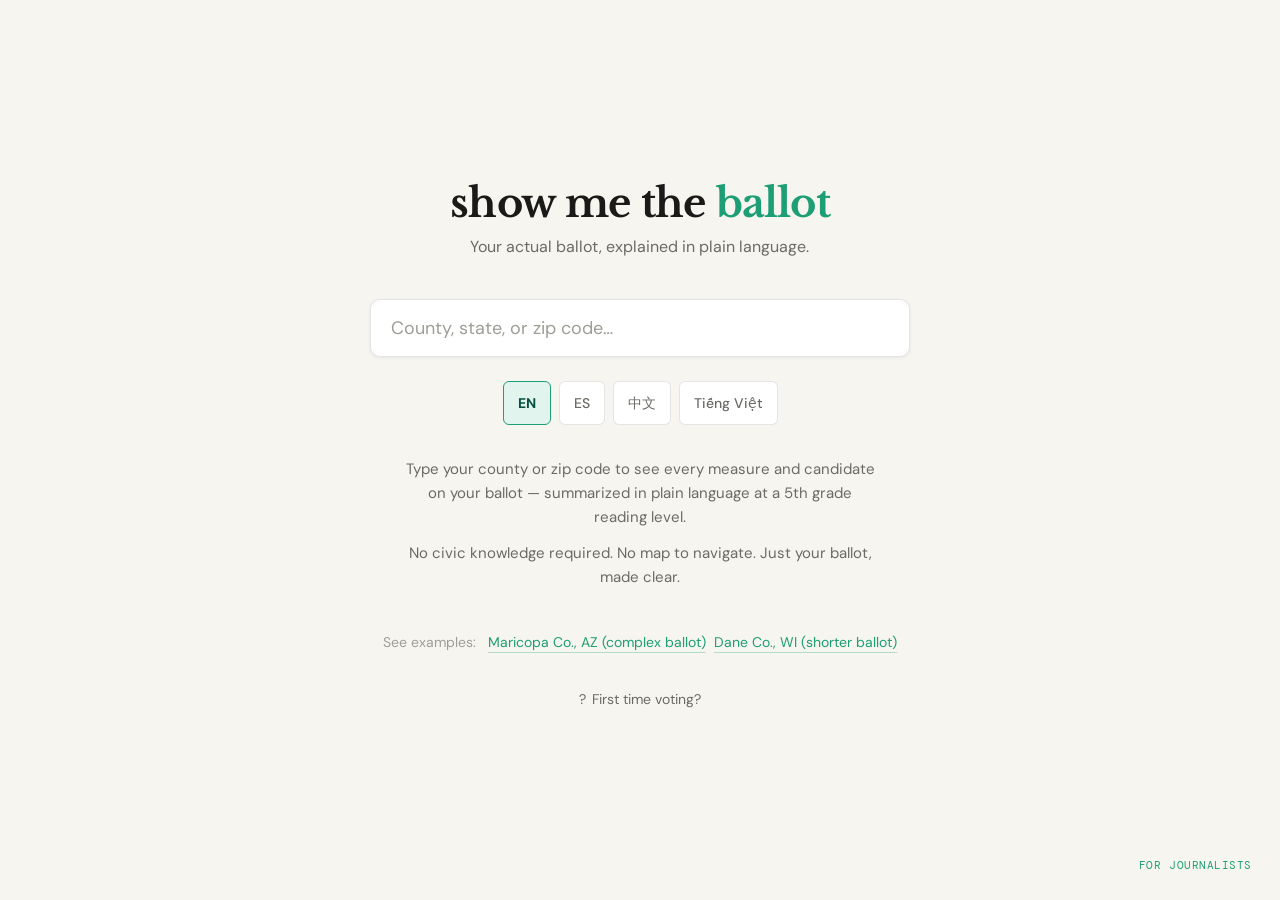
<file: index.html>
<!DOCTYPE html>
<html lang="en">
<head>
<meta charset="UTF-8">
<meta name="viewport" content="width=device-width, initial-scale=1.0, viewport-fit=cover">
<title>Show Me The Ballot</title>
<meta name="description" content="See your actual ballot, explained in plain language, in your language.">
<link rel="preconnect" href="https://fonts.googleapis.com">
<link href="https://fonts.googleapis.com/css2?family=DM+Mono:wght@400;500&family=Libre+Baskerville:ital,wght@0,400;0,700;1,400&family=DM+Sans:wght@300;400;500;600&display=swap" rel="stylesheet">
<link rel="stylesheet" href="css/styles.css">
</head>
<body>

<!-- ── Voter homepage ── -->
<div id="view-home" class="voter-page">

  <header class="voter-header">
    <h1>show me the <em style="color:var(--color-ready);font-style:normal;">ballot</em></h1>
    <p class="tagline" data-i18n="tagline">Your actual ballot, explained in plain language.</p>
  </header>

  <div class="search-container" role="search">
    <label class="search-label" for="county-search" data-i18n="search-label">Search by county, state, or zip code</label>
    <input
      id="county-search"
      class="search-input"
      type="search"
      inputmode="search"
      autocomplete="off"
      autocorrect="off"
      spellcheck="false"
      placeholder="County, state, or zip code…"
      data-i18n-placeholder="search-placeholder"
      aria-autocomplete="list"
      aria-controls="autocomplete-list"
      aria-expanded="false"
    >
    <ul
      id="autocomplete-list"
      class="autocomplete-list hidden"
      role="listbox"
      aria-label="Search suggestions"
    ></ul>
  </div>

  <!-- Language switcher -->
  <nav class="lang-switcher" aria-label="Language">
    <button class="lang-btn active" data-lang="en" aria-pressed="true">EN</button>
    <button class="lang-btn" data-lang="es" aria-pressed="false">ES</button>
    <button class="lang-btn" data-lang="zh" aria-pressed="false">中文</button>
    <button class="lang-btn" data-lang="vi" aria-pressed="false">Tiếng Việt</button>
  </nav>

  <!-- Below-search content -->
  <div class="voter-intro">
    <p data-i18n="intro-1">Type your county or zip code to see every measure and candidate on your ballot — summarized in plain language at a 5th grade reading level.</p>
    <p data-i18n="intro-2">No civic knowledge required. No map to navigate. Just your ballot, made clear.</p>
  </div>

  <div class="voter-examples">
    <span style="font-size:0.875rem; color:var(--color-text-3); margin-right:0.25rem;" data-i18n="examples-label">See examples:</span>
    <a href="#/az/maricopa" class="example-link" data-i18n="example-complex">Maricopa Co., AZ (complex ballot)</a>
    <a href="#/wi/dane" class="example-link" data-i18n="example-simple">Dane Co., WI (shorter ballot)</a>
  </div>

  <button class="first-time-link" id="first-time-btn" aria-haspopup="dialog">
    <span aria-hidden="true">?</span>
    <span data-i18n="first-time">First time voting?</span>
  </button>

</div>

<!-- Journalist access link (bottom of page, unobtrusive) -->
<button id="journalist-access-btn" style="
  position: fixed;
  bottom: 1.25rem;
  right: 1.25rem;
  background: none;
  border: none;
  font-family: var(--font-mono);
  font-size: 0.6875rem;
  color: var(--color-ready);
  cursor: pointer;
  letter-spacing: 0.05em;
  text-transform: uppercase;
  padding: 0.5rem;
  transition: color 0.15s;
" aria-label="Journalist access">For journalists</button>

<!-- ── State view — county list ── -->
<div id="view-state" class="state-page" hidden>
  <nav class="breadcrumb" aria-label="Breadcrumb">
    <a href="#/" data-i18n="nav-home">Home</a>
    <span class="breadcrumb-sep" aria-hidden="true">›</span>
    <span id="state-breadcrumb"></span>
  </nav>
  <header class="ballot-header">
    <h1 id="state-title"></h1>
    <p class="subtitle" data-i18n="state-subtitle">Select a county to see your ballot.</p>
  </header>
  <ul class="county-list" id="county-list" aria-label="Counties"></ul>
</div>

<!-- ── County ballot view ── -->
<div id="scroll-hint" hidden style="
  text-align: center;
  padding: 1.5rem 0 0.5rem;
  animation: bounce 1.4s ease-in-out infinite;
">
  <span style="font-size:1.25rem; color:var(--color-ready);">↓</span>
  <p style="font-size:0.75rem; font-family:var(--font-mono); color:var(--color-text-3); text-transform:uppercase; letter-spacing:0.08em; margin-top:0.25rem;">Your ballot is below</p>
</div>

<div id="view-ballot" class="ballot-page" hidden>
  <nav class="breadcrumb" aria-label="Breadcrumb">
    <a href="#/" data-i18n="nav-home">Home</a>
    <span class="breadcrumb-sep" aria-hidden="true">›</span>
    <a id="ballot-state-link" href="#/"></a>
    <span class="breadcrumb-sep" aria-hidden="true">›</span>
    <span id="ballot-county-breadcrumb"></span>
  </nav>
  <header class="ballot-header">
    <h1 id="ballot-county-title"></h1>
    <p class="subtitle" id="ballot-subtitle"></p>
  </header>
  <p class="progress-label" id="progress-label"></p>
  <div class="progress-bar-wrap" role="progressbar" aria-valuemin="0" aria-valuemax="100" aria-valuenow="0" id="progress-bar-wrap">
    <div class="progress-bar-fill" id="progress-bar" style="width:0%"></div>
  </div>
  <div id="prop-list"></div>
</div>

<!-- ── First time voter modal ── -->
<div id="first-time-modal" class="modal-backdrop hidden" role="dialog" aria-modal="true" aria-labelledby="modal-title">
  <div class="modal">
    <button class="modal-close" id="modal-close-btn" aria-label="Close">✕</button>
    <h2 id="modal-title" data-i18n="modal-title">First time voting?</h2>
    <p data-i18n="modal-p1">A ballot is the list of things you vote on — candidates for office, plus measures (also called propositions or amendments) where you vote yes or no on a policy question.</p>
    <p data-i18n="modal-p2">Each item on this site has a plain-language summary so you know what you're actually deciding, before you walk into the voting booth.</p>
    <p data-i18n="modal-p3">Search for your county or zip code to see your specific ballot. Nothing here is your actual vote — it's a review tool to help you prepare.</p>
    <button class="modal-cta" id="modal-cta-btn" data-i18n="modal-cta">Got it — show me my ballot</button>
  </div>
</div>

<script>
// ── Router (inlined) ──────────────────────────────────────────────────────────
const Router = (() => {
  const routes = [];
  let currentPath = null;

  function parse(hash) {
    const raw = hash.replace(/^#\/?/, '');
    const parts = raw.split('/').filter(Boolean);
    return { state: parts[0] || null, county: parts[1] || null };
  }

  function navigate(path) {
    window.location.hash = path ? '/' + path : '/';
  }

  function on(pattern, handler) {
    routes.push({ pattern, handler });
  }

  function dispatch() {
    const { state, county } = parse(window.location.hash);
    const path = [state, county].filter(Boolean).join('/');
    if (path === currentPath) return;
    currentPath = path;
    for (const route of routes) {
      if (route.pattern === '' && !state) { route.handler({}); return; }
      if (route.pattern === ':state' && state && !county) { route.handler({ state }); return; }
      if (route.pattern === ':state/:county' && state && county) { route.handler({ state, county }); return; }
    }
    navigate('');
  }

  function start() {
    window.addEventListener('hashchange', dispatch);
    dispatch();
  }

  return { on, navigate, start, parse };
})();
</script>
<script>
// ── Translations ──────────────────────────────────────────────────────────────
const i18n = {
  en: {
    'headline':          'Show Me The Ballot',
    'tagline':           'Your actual ballot, explained in plain language.',
    'search-label':      'Search by county, state, or zip code',
    'search-placeholder':'County, state, or zip code…',
    'intro-1':           'Type your county or zip code to see every measure and candidate on your ballot — summarized in plain language at a 5th grade reading level.',
    'intro-2':           'No civic knowledge required. No map to navigate. Just your ballot, made clear.',
    'examples-label':    'See examples:',
    'example-complex':   'Maricopa Co., AZ (complex ballot)',
    'example-simple':    'Dane Co., WI (shorter ballot)',
    'first-time':        'First time voting?',
    'nav-home':          'Home',
    'state-subtitle':    'Select a county to see your ballot.',
    'modal-title':       'First time voting?',
    'modal-p1':          'A ballot is the list of things you vote on — candidates for office, plus measures (also called propositions or amendments) where you vote yes or no on a policy question.',
    'modal-p2':          'Each item on this site has a plain-language summary so you know what you\'re actually deciding, before you walk into the voting booth.',
    'modal-p3':          'Search for your county or zip code to see your specific ballot. Nothing here is your actual vote — it\'s a review tool to help you prepare.',
    'modal-cta':         'Got it — show me my ballot',
  },
  es: {
    'headline':          'Muéstrame la Boleta',
    'tagline':           'Tu boleta real, explicada en lenguaje sencillo.',
    'search-label':      'Busca por condado, estado o código postal',
    'search-placeholder':'Condado, estado o código postal…',
    'intro-1':           'Escribe tu condado o código postal para ver todas las medidas y candidatos en tu boleta — resumidas en lenguaje sencillo.',
    'intro-2':           'No se requiere conocimiento cívico. Solo tu boleta, explicada claramente.',
    'examples-label':    'Ver ejemplos:',
    'example-complex':   'Condado Maricopa, AZ (boleta compleja)',
    'example-simple':    'Condado Dane, WI (boleta más corta)',
    'first-time':        '¿Primera vez votando?',
    'nav-home':          'Inicio',
    'state-subtitle':    'Selecciona un condado para ver tu boleta.',
    'modal-title':       '¿Primera vez votando?',
    'modal-p1':          'Una boleta es la lista de cosas sobre las que votas — candidatos para cargos, además de medidas donde votas sí o no sobre una pregunta de política.',
    'modal-p2':          'Cada elemento en este sitio tiene un resumen en lenguaje sencillo para que sepas qué estás decidiendo antes de entrar a votar.',
    'modal-p3':          'Busca tu condado o código postal para ver tu boleta específica. Nada aquí es tu voto real — es una herramienta de revisión para ayudarte a prepararte.',
    'modal-cta':         'Entendido — muéstrame mi boleta',
  },
  zh: {
    'headline':          '显示我的选票',
    'tagline':           '用简明语言解释您的实际选票。',
    'search-label':      '按县、州或邮政编码搜索',
    'search-placeholder':'县、州或邮政编码…',
    'intro-1':           '输入您的县或邮政编码，查看选票上的每项措施和候选人——以五年级阅读水平用简明语言概述。',
    'intro-2':           '无需公民知识，无需查看地图。只需清晰明了的选票。',
    'examples-label':    '查看示例：',
    'example-complex':   '亚利桑那州马里科帕县（复杂选票）',
    'example-simple':    '威斯康星州戴恩县（较短选票）',
    'first-time':        '第一次投票？',
    'nav-home':          '首页',
    'state-subtitle':    '选择一个县查看您的选票。',
    'modal-title':       '第一次投票？',
    'modal-p1':          '选票是您投票的事项列表——包括候选人以及您对政策问题投赞成或反对票的措施（也称为提案或修正案）。',
    'modal-p2':          '本网站上的每个项目都有简明语言摘要，让您在进入投票站之前了解您实际在决定什么。',
    'modal-p3':          '搜索您的县或邮政编码以查看您的具体选票。这里没有任何内容是您的实际投票——这是一个帮助您准备的复习工具。',
    'modal-cta':         '明白了——显示我的选票',
  },
  vi: {
    'headline':          'Hiện Phiếu Bầu Của Tôi',
    'tagline':           'Phiếu bầu thực của bạn, được giải thích bằng ngôn ngữ đơn giản.',
    'search-label':      'Tìm kiếm theo quận, tiểu bang hoặc mã bưu chính',
    'search-placeholder':'Quận, tiểu bang hoặc mã bưu chính…',
    'intro-1':           'Nhập quận hoặc mã bưu chính của bạn để xem mọi biện pháp và ứng viên trên phiếu bầu — được tóm tắt bằng ngôn ngữ đơn giản.',
    'intro-2':           'Không cần kiến thức công dân. Không cần điều hướng bản đồ. Chỉ cần phiếu bầu của bạn, được giải thích rõ ràng.',
    'examples-label':    'Xem ví dụ:',
    'example-complex':   'Hạt Maricopa, AZ (phiếu bầu phức tạp)',
    'example-simple':    'Hạt Dane, WI (phiếu bầu ngắn hơn)',
    'first-time':        'Lần đầu tiên bỏ phiếu?',
    'nav-home':          'Trang chủ',
    'state-subtitle':    'Chọn một quận để xem phiếu bầu của bạn.',
    'modal-title':       'Lần đầu tiên bỏ phiếu?',
    'modal-p1':          'Phiếu bầu là danh sách những thứ bạn bỏ phiếu — ứng viên cho các chức vụ, cùng với các biện pháp nơi bạn bỏ phiếu có hoặc không về câu hỏi chính sách.',
    'modal-p2':          'Mỗi mục trên trang này có bản tóm tắt bằng ngôn ngữ đơn giản để bạn biết mình đang quyết định gì, trước khi bước vào phòng bỏ phiếu.',
    'modal-p3':          'Tìm kiếm quận hoặc mã bưu chính của bạn để xem phiếu bầu cụ thể. Không có gì ở đây là phiếu bầu thực của bạn — đây là công cụ ôn tập để giúp bạn chuẩn bị.',
    'modal-cta':         'Đã hiểu — hiện phiếu bầu của tôi',
  },
};

// ── Sample data (replace with Airtable fetch) ─────────────────────────────────
const statesMeta = {
  // Priority states
  mi: { name: 'Michigan',       counties: ['Bay','Calhoun','Clinton','Genesee','Ingham','Jackson','Kalamazoo','Kent','Macomb','Monroe','Muskegon','Oakland','Ottawa','Saginaw','Washtenaw','Wayne'] },
  ga: { name: 'Georgia',        counties: ['Bibb','Cherokee','Clayton','Cobb','DeKalb','Floyd','Forsyth','Fulton','Gwinnett','Hall','Henry','Houston','Muscogee','Richmond','Whitfield'] },
  wi: { name: 'Wisconsin',      counties: ['Brown','Dane','Dodge','Fond du Lac','Kenosha','La Crosse','Marathon','Milwaukee','Outagamie','Racine','Rock','Sheboygan','Waukesha','Winnebago','Wood'] },
  nc: { name: 'North Carolina', counties: ['Buncombe','Cabarrus','Catawba','Cumberland','Durham','Forsyth','Gaston','Guilford','Johnston','Mecklenburg','New Hanover','Onslow','Pitt','Randolph','Wake'] },
  az: { name: 'Arizona',        counties: ['Apache','Cochise','Coconino','Gila','Graham','Greenlee','La Paz','Maricopa','Mohave','Navajo','Pima','Pinal','Santa Cruz','Yavapai','Yuma'] },
  pa: { name: 'Pennsylvania',   counties: ['Allegheny','Berks','Bucks','Chester','Cumberland','Dauphin','Delaware','Erie','Lancaster','Lehigh','Luzerne','Montgomery','Northampton','Philadelphia','York'] },
  // Watch states
  nv: { name: 'Nevada',         counties: ['Carson City','Churchill','Clark','Douglas','Elko','Humboldt','Lander','Lincoln','Lyon','Mineral','Nye','Pershing','Storey','Washoe','White Pine'] },
  nh: { name: 'New Hampshire',  counties: ['Belknap','Carroll','Cheshire','Coos','Grafton','Hillsborough','Merrimack','Rockingham','Strafford','Sullivan'] },
  oh: { name: 'Ohio',           counties: ['Cuyahoga','Delaware','Franklin','Hamilton','Lake','Lorain','Lucas','Mahoning','Montgomery','Stark','Summit','Trumbull','Warren','Wayne'] },
  ia: { name: 'Iowa',           counties: ['Black Hawk','Dallas','Dubuque','Johnson','Linn','Polk','Pottawattamie','Scott','Story','Woodbury'] },
  ak: { name: 'Alaska',         counties: ['Anchorage','Fairbanks North Star','Juneau','Kenai Peninsula','Matanuska-Susitna','Sitka'] },
  me: { name: 'Maine',          counties: ['Androscoggin','Aroostook','Cumberland','Franklin','Hancock','Kennebec','Knox','Lincoln','Oxford','Penobscot','Piscataquis','Sagadahoc','Somerset','Waldo','Washington','York'] },
  tx: { name: 'Texas',          counties: ['Bexar','Cameron','Collin','Dallas','Denton','El Paso','Fort Bend','Harris','Hidalgo','Montgomery','Tarrant','Travis','Williamson'] },
  fl: { name: 'Florida',        counties: ['Alachua','Brevard','Broward','Duval','Escambia','Hillsborough','Lee','Leon','Manatee','Miami-Dade','Orange','Palm Beach','Pinellas','Polk','Sarasota'] },
  ks: { name: 'Kansas',         counties: ['Douglas','Johnson','Sedgwick','Shawnee','Wyandotte'] },
};

const sampleProps = [
  {
    id: 'PROP-1',
    title: 'Statewide Affordable Housing Bond Act',
    type: 'statewide',
    typLabel: 'Statewide',
    summary: 'This measure would allow the state to borrow up to $10 billion to fund the construction and repair of affordable housing across the state. The money would be repaid over 30 years through the state budget. Supporters say it will help address the housing shortage. Opponents say it adds debt that future taxpayers must pay back.',
    grade: 5.2,
  },
  {
    id: 'PROP-2',
    title: 'Constitutional Amendment: Voter ID Requirement',
    type: 'statewide',
    typLabel: 'Statewide',
    summary: 'A yes vote would add a requirement to the state constitution that all voters must show a government-issued photo ID before casting a ballot. A no vote keeps current rules, which allow voters to sign a form if they lack ID. Supporters say it prevents fraud. Opponents say it makes voting harder for eligible voters who lack IDs.',
    grade: 6.1,
  },
  {
    id: 'LOCAL-1',
    title: 'County Library Millage Renewal',
    type: 'local',
    typLabel: 'Local measure',
    summary: 'This renewal would continue an existing property tax that funds county libraries for the next 10 years. It would not increase your current tax rate — it only extends a tax that is already in place. If it fails, the county library system would face a significant budget cut and could close some branches.',
    grade: 4.8,
  },
  {
    id: 'RACE-1',
    title: 'County Commissioner, District 3',
    type: 'candidate',
    typLabel: 'Candidate race',
    summary: 'Voters choose one candidate to serve a 4-year term as county commissioner for District 3. The commissioner votes on the county budget, zoning decisions, and local services like roads and parks.',
    grade: 4.2,
  },
];

// ── App state ─────────────────────────────────────────────────────────────────
let currentLang = sessionStorage.getItem('smtb-lang') || 'en';
const votes = {}; // propId → 'yes' | 'no'

// ── i18n ─────────────────────────────────────────────────────────────────────
function t(key) {
  return (i18n[currentLang] || i18n.en)[key] || i18n.en[key] || key;
}

function applyTranslations() {
  document.documentElement.lang = currentLang;
  document.querySelectorAll('[data-i18n]').forEach(el => {
    const key = el.dataset.i18n;
    el.textContent = t(key);
  });
  document.querySelectorAll('[data-i18n-placeholder]').forEach(el => {
    el.placeholder = t(el.dataset.i18nPlaceholder);
  });
}

function setLang(lang) {
  currentLang = lang;
  sessionStorage.setItem('smtb-lang', lang);
  document.querySelectorAll('.lang-btn').forEach(btn => {
    const active = btn.dataset.lang === lang;
    btn.classList.toggle('active', active);
    btn.setAttribute('aria-pressed', active ? 'true' : 'false');
  });
  applyTranslations();
}

// ── Views ─────────────────────────────────────────────────────────────────────
function showView(id) {
  ['view-home', 'view-state', 'view-ballot'].forEach(v => {
    const el = document.getElementById(v);
    if (el) el.hidden = v !== id;
  });
}

// ── Autocomplete ──────────────────────────────────────────────────────────────
function buildSearchIndex() {
  const index = [];
  for (const [abbr, meta] of Object.entries(statesMeta)) {
    index.push({ label: meta.name, slug: abbr, type: 'state' });
    for (const county of meta.counties) {
      index.push({ label: county + ' County', sublabel: meta.name, slug: abbr + '/' + county.toLowerCase().replace(/\s+/g, '-'), type: 'county' });
    }
  }
  return index;
}

const searchIndex = buildSearchIndex();

function matchSearch(query) {
  const q = query.toLowerCase().trim();
  if (!q) return [];
  return searchIndex
    .filter(item => item.label.toLowerCase().includes(q) || (item.sublabel || '').toLowerCase().includes(q))
    .slice(0, 8);
}

function renderAutocomplete(results) {
  const list = document.getElementById('autocomplete-list');
  const input = document.getElementById('county-search');
  list.innerHTML = '';
  if (!results.length) {
    list.classList.add('hidden');
    input.setAttribute('aria-expanded', 'false');
    return;
  }
  results.forEach((item, i) => {
    const li = document.createElement('li');
    li.className = 'autocomplete-item';
    li.setAttribute('role', 'option');
    li.setAttribute('id', 'ac-item-' + i);
    li.innerHTML = `<span>${item.label}</span>${item.sublabel ? `<span class="item-state">${item.sublabel}</span>` : ''}`;
    li.addEventListener('click', () => {
      Router.navigate(item.slug);
      list.classList.add('hidden');
      input.value = '';
      input.setAttribute('aria-expanded', 'false');
    });
    li.addEventListener('touchend', e => { e.preventDefault(); li.click(); });
    list.appendChild(li);
  });
  list.classList.remove('hidden');
  input.setAttribute('aria-expanded', 'true');
}

// ── Progress bar ──────────────────────────────────────────────────────────────
function updateProgress() {
  const total = sampleProps.length;
  const reviewed = Object.keys(votes).length;
  const pct = total ? Math.round((reviewed / total) * 100) : 0;
  const bar = document.getElementById('progress-bar');
  const wrap = document.getElementById('progress-bar-wrap');
  const label = document.getElementById('progress-label');
  if (bar) bar.style.width = pct + '%';
  if (wrap) wrap.setAttribute('aria-valuenow', pct);
  if (label) label.textContent = reviewed + ' of ' + total + ' items reviewed';
}

// ── Ballot card renderer ──────────────────────────────────────────────────────
function renderBallot(state, county) {
  const container = document.getElementById('prop-list');
  container.innerHTML = '';

  sampleProps.forEach(prop => {
    const card = document.createElement('div');
    card.className = 'prop-card';
    card.id = 'card-' + prop.id;

    const currentVote = votes[prop.id];

    card.innerHTML = `
      <button class="prop-card-header" aria-expanded="false" aria-controls="body-${prop.id}">
        <span class="prop-id">${prop.id}</span>
        <span class="prop-title">${prop.title}</span>
        <span class="type-badge ${prop.type}" aria-label="Type: ${prop.typLabel}">${prop.typLabel}</span>
        <span class="prop-chevron" aria-hidden="true">▾</span>
      </button>
      <div class="prop-card-body" id="body-${prop.id}" role="region" aria-labelledby="hdr-${prop.id}">
        <p class="prop-summary">${prop.summary}</p>
        <p class="grade-tag">Reading grade: ${prop.grade}</p>
        <div class="prop-actions">
          <button class="vote-btn ${currentVote === 'yes' ? 'selected-yes' : ''}" data-prop="${prop.id}" data-vote="yes" aria-label="Mark yes on ${prop.title}" aria-pressed="${currentVote === 'yes'}">👍 Yes</button>
          <button class="vote-btn ${currentVote === 'no' ? 'selected-no' : ''}" data-prop="${prop.id}" data-vote="no" aria-label="Mark no on ${prop.title}" aria-pressed="${currentVote === 'no'}">👎 No</button>
          <a class="learn-more-link" href="#" aria-label="Learn more about ${prop.title}">Learn more &amp; coverage ›</a>
        </div>
      </div>
    `;

    // Toggle expand/collapse
    const header = card.querySelector('.prop-card-header');
    header.addEventListener('click', () => {
      const expanded = card.classList.toggle('expanded');
      header.setAttribute('aria-expanded', expanded ? 'true' : 'false');
      if (expanded) {
        card.scrollIntoView({ behavior: 'smooth', block: 'nearest' });
      }
    });

    // Vote buttons
    card.querySelectorAll('.vote-btn').forEach(btn => {
      btn.addEventListener('click', e => {
        e.stopPropagation();
        const propId = btn.dataset.prop;
        const vote = btn.dataset.vote;
        if (votes[propId] === vote) {
          delete votes[propId];
        } else {
          votes[propId] = vote;
        }
        rerenderCard(propId);
        updateProgress();
      });
    });

    container.appendChild(card);
  });

  updateProgress();
}

function rerenderCard(propId) {
  const card = document.getElementById('card-' + propId);
  if (!card) return;
  const currentVote = votes[propId];
  card.querySelectorAll('.vote-btn').forEach(btn => {
    const vote = btn.dataset.vote;
    btn.classList.toggle('selected-yes', vote === 'yes' && currentVote === 'yes');
    btn.classList.toggle('selected-no', vote === 'no' && currentVote === 'no');
    btn.setAttribute('aria-pressed', currentVote === vote ? 'true' : 'false');
  });
}

// ── Route handlers ────────────────────────────────────────────────────────────
Router.on('', () => {
  showView('view-home');
  document.getElementById('scroll-hint').hidden = true;
  document.title = 'Show Me The Ballot';
});

Router.on(':state', ({ state }) => {
  const meta = statesMeta[state];
  if (!meta) { Router.navigate(''); return; }

  document.getElementById('state-breadcrumb').textContent = meta.name;
  document.getElementById('state-title').textContent = meta.name;
  document.title = meta.name + ' — Show Me The Ballot';

  const list = document.getElementById('county-list');
  list.innerHTML = '';
  meta.counties.forEach(county => {
    const slug = county.toLowerCase().replace(/\s+/g, '-');
    const li = document.createElement('li');
    li.innerHTML = `<a class="county-item" href="#/${state}/${slug}">
      <span class="county-name">${county} County</span>
      <span class="county-arrow" aria-hidden="true">›</span>
    </a>`;
    list.appendChild(li);
  });

  showView('view-state');
});

Router.on(':state/:county', ({ state, county }) => {
  const meta = statesMeta[state];
  const countyName = county.replace(/-/g, ' ').replace(/\b\w/g, c => c.toUpperCase());
  if (!meta) { Router.navigate(''); return; }

  document.getElementById('ballot-state-link').textContent = meta.name;
  document.getElementById('ballot-state-link').href = '#/' + state;
  document.getElementById('ballot-county-breadcrumb').textContent = countyName + ' County';
  document.getElementById('ballot-county-title').textContent = countyName + ' County';
  document.getElementById('ballot-subtitle').textContent = meta.name + ' · Nov 2026 General Election';
  document.title = countyName + ' County — Show Me The Ballot';

  renderBallot(state, county);
  showView('view-ballot');
  // Show scroll hint and auto-scroll to ballot
  document.getElementById('scroll-hint').hidden = false;
  // Blur the search input first so mobile keyboard dismisses, then scroll
  document.getElementById('county-search').blur();
  setTimeout(() => {
    window.scrollTo({ top: 0, behavior: 'smooth' });
  }, 200);
});

// ── Modal ─────────────────────────────────────────────────────────────────────
const modal = document.getElementById('first-time-modal');
const modalClose = document.getElementById('modal-close-btn');
const firstTimeBtn = document.getElementById('first-time-btn');
const modalCta = document.getElementById('modal-cta-btn');

function openModal() {
  modal.classList.remove('hidden');
  modalClose.focus();
  document.addEventListener('keydown', trapFocus);
}

function closeModal() {
  modal.classList.add('hidden');
  firstTimeBtn.focus();
  document.removeEventListener('keydown', trapFocus);
}

function trapFocus(e) {
  if (e.key === 'Escape') { closeModal(); return; }
  if (e.key !== 'Tab') return;
  const focusable = modal.querySelectorAll('button, a, [tabindex]:not([tabindex="-1"])');
  const first = focusable[0];
  const last = focusable[focusable.length - 1];
  if (e.shiftKey && document.activeElement === first) { e.preventDefault(); last.focus(); }
  else if (!e.shiftKey && document.activeElement === last) { e.preventDefault(); first.focus(); }
}

firstTimeBtn.addEventListener('click', openModal);
modalClose.addEventListener('click', closeModal);
modalCta.addEventListener('click', closeModal);
modal.addEventListener('click', e => { if (e.target === modal) closeModal(); });

// ── Search ────────────────────────────────────────────────────────────────────
const searchInput = document.getElementById('county-search');
const acList = document.getElementById('autocomplete-list');
let activeIndex = -1;

searchInput.addEventListener('input', () => {
  activeIndex = -1;
  renderAutocomplete(matchSearch(searchInput.value));
});

searchInput.addEventListener('keydown', e => {
  const items = acList.querySelectorAll('.autocomplete-item');
  if (e.key === 'ArrowDown') {
    e.preventDefault();
    activeIndex = Math.min(activeIndex + 1, items.length - 1);
    items.forEach((it, i) => it.setAttribute('aria-selected', i === activeIndex ? 'true' : 'false'));
    if (items[activeIndex]) items[activeIndex].scrollIntoView({ block: 'nearest' });
  } else if (e.key === 'ArrowUp') {
    e.preventDefault();
    activeIndex = Math.max(activeIndex - 1, -1);
    items.forEach((it, i) => it.setAttribute('aria-selected', i === activeIndex ? 'true' : 'false'));
  } else if (e.key === 'Enter' && activeIndex >= 0) {
    e.preventDefault();
    items[activeIndex]?.click();
  } else if (e.key === 'Escape') {
    acList.classList.add('hidden');
    searchInput.setAttribute('aria-expanded', 'false');
  }
});

document.addEventListener('click', e => {
  if (!e.target.closest('.search-container')) {
    acList.classList.add('hidden');
    searchInput.setAttribute('aria-expanded', 'false');
  }
});

// Prevent keyboard obscuring input on mobile
if (window.visualViewport) {
  window.visualViewport.addEventListener('resize', () => {
    const searchContainer = document.querySelector('.search-container');
    if (searchContainer) {
      const rect = searchContainer.getBoundingClientRect();
      if (rect.bottom > window.visualViewport.height) {
        searchContainer.scrollIntoView({ behavior: 'smooth', block: 'center' });
      }
    }
  });
}

// ── Language buttons ──────────────────────────────────────────────────────────
document.querySelectorAll('.lang-btn').forEach(btn => {
  btn.addEventListener('click', () => setLang(btn.dataset.lang));
});

// ── Journalist access ─────────────────────────────────────────────────────────
document.getElementById('journalist-access-btn').addEventListener('click', () => {
  const pw = prompt('Enter journalist access code:');
  if (pw === null) return;
  if (pw === 'integrity2026') {
    window.location.href = 'show-me-the-ballot-dashboard.html';
  } else {
    alert('Incorrect access code.');
  }
});

// ── Boot ──────────────────────────────────────────────────────────────────────
applyTranslations();
setLang(currentLang);
Router.start();
</script>
</body>
</html>
</file>
<file: css/styles.css>
:root {
  --color-priority:    #C94A22;
  --color-watch:       #C07A12;
  --color-ready:       #1D9E75;
  --color-uncovered:   #E8E5DE;
  --color-teal-light:  #E1F5EE;
  --color-teal-dark:   #085041;
  --color-text:        #1A1A18;
  --color-text-2:      #6B6B65;
  --color-text-3:      #9E9E96;
  --color-bg:          #F7F5F0;
  --color-surface:     #FFFFFF;
  --color-surface-2:   #F0EDE6;
  --color-border:      rgba(0,0,0,0.10);

  --font-display: 'Libre Baskerville', serif;
  --font-body:    'DM Sans', sans-serif;
  --font-mono:    'DM Mono', monospace;
}

*, *::before, *::after { box-sizing: border-box; margin: 0; padding: 0; }

html { font-size: 16px; }

body {
  font-family: var(--font-body);
  background: var(--color-bg);
  color: var(--color-text);
  min-height: 100vh;
  -webkit-font-smoothing: antialiased;
}

/* ── Voter Homepage ── */

.voter-page {
  display: flex;
  flex-direction: column;
  align-items: center;
  justify-content: center;
  min-height: 100vh;
  padding: 2rem 1rem;
}

.voter-header {
  text-align: center;
  margin-bottom: 2.5rem;
}

.voter-header h1 {
  font-family: var(--font-display);
  font-size: clamp(1.75rem, 5vw, 2.5rem);
  font-weight: 700;
  color: var(--color-text);
  letter-spacing: -0.02em;
  line-height: 1.2;
  margin-bottom: 0.5rem;
}

.voter-header .tagline {
  font-size: 1rem;
  color: var(--color-text-2);
  max-width: 38ch;
  margin: 0 auto;
  line-height: 1.5;
}

/* ── Search ── */

.search-container {
  width: 100%;
  max-width: 540px;
  position: relative;
  margin-bottom: 1.5rem;
}

.search-label {
  position: absolute;
  width: 1px;
  height: 1px;
  overflow: hidden;
  clip: rect(0,0,0,0);
  white-space: nowrap;
}

.search-input {
  width: 100%;
  padding: 1rem 1.25rem;
  font-family: var(--font-body);
  font-size: 1.125rem;
  color: var(--color-text);
  background: var(--color-surface);
  border: 1.5px solid var(--color-border);
  border-radius: 10px;
  outline: none;
  transition: border-color 0.15s, box-shadow 0.15s;
  -webkit-appearance: none;
  box-shadow: 0 1px 4px rgba(0,0,0,0.06);
}

.search-input::placeholder { color: var(--color-text-3); }

.search-input:focus {
  border-color: var(--color-ready);
  box-shadow: 0 0 0 3px rgba(29,158,117,0.18);
}

.autocomplete-list {
  position: absolute;
  top: calc(100% + 6px);
  left: 0;
  right: 0;
  background: var(--color-surface);
  border: 1.5px solid var(--color-border);
  border-radius: 10px;
  box-shadow: 0 4px 16px rgba(0,0,0,0.10);
  overflow-y: auto;
  max-height: 260px;
  z-index: 100;
  list-style: none;
}

.autocomplete-list.hidden { display: none; }

.autocomplete-item {
  padding: 0.875rem 1.25rem;
  cursor: pointer;
  font-size: 0.9375rem;
  color: var(--color-text);
  min-height: 44px;
  display: flex;
  align-items: center;
  border-bottom: 1px solid var(--color-border);
  transition: background 0.1s;
}

.autocomplete-item:last-child { border-bottom: none; }

.autocomplete-item:hover,
.autocomplete-item[aria-selected="true"] {
  background: var(--color-teal-light);
}

.autocomplete-item .item-state {
  font-family: var(--font-mono);
  font-size: 0.75rem;
  color: var(--color-text-3);
  text-transform: uppercase;
  letter-spacing: 0.05em;
  margin-left: auto;
  padding-left: 1rem;
}

/* ── Language Switcher ── */

.lang-switcher {
  display: flex;
  flex-wrap: wrap;
  gap: 0.5rem;
  justify-content: center;
  margin-bottom: 2rem;
}

.lang-btn {
  font-family: var(--font-body);
  font-size: 0.875rem;
  font-weight: 500;
  padding: 0.5rem 0.875rem;
  min-height: 44px;
  border: 1.5px solid var(--color-border);
  border-radius: 6px;
  background: var(--color-surface);
  color: var(--color-text-2);
  cursor: pointer;
  transition: border-color 0.15s, color 0.15s, background 0.15s;
  display: flex;
  align-items: center;
}

.lang-btn:hover {
  border-color: var(--color-ready);
  color: var(--color-text);
}

.lang-btn.active {
  border-color: var(--color-ready);
  background: var(--color-teal-light);
  color: var(--color-teal-dark);
  font-weight: 700;
}

.lang-btn:focus-visible {
  outline: 2px solid var(--color-ready);
  outline-offset: 2px;
}

/* ── Below-search content ── */

.voter-intro {
  max-width: 480px;
  text-align: center;
  margin-bottom: 2rem;
}

.voter-intro p {
  font-size: 0.9375rem;
  color: var(--color-text-2);
  line-height: 1.6;
  margin-bottom: 0.75rem;
}

.voter-examples {
  display: flex;
  flex-wrap: wrap;
  gap: 0.5rem;
  justify-content: center;
  margin-bottom: 1.5rem;
}

.example-link {
  font-size: 0.875rem;
  color: var(--color-ready);
  text-decoration: none;
  border-bottom: 1px solid rgba(29,158,117,0.3);
  padding-bottom: 1px;
  transition: border-color 0.15s;
}

.example-link:hover { border-color: var(--color-ready); }

.first-time-link {
  display: inline-flex;
  align-items: center;
  gap: 0.375rem;
  font-size: 0.875rem;
  color: var(--color-text-2);
  text-decoration: none;
  cursor: pointer;
  background: none;
  border: none;
  font-family: var(--font-body);
  padding: 0;
  min-height: 44px;
  transition: color 0.15s;
}

.first-time-link:hover { color: var(--color-text); }

.first-time-link:focus-visible {
  outline: 2px solid var(--color-ready);
  outline-offset: 2px;
  border-radius: 3px;
}

/* ── Modal ── */

.modal-backdrop {
  position: fixed;
  inset: 0;
  background: rgba(26,26,24,0.45);
  z-index: 200;
  display: flex;
  align-items: center;
  justify-content: center;
  padding: 1rem;
  opacity: 1;
  transition: opacity 0.15s;
}

.modal-backdrop.hidden {
  display: none;
}

.modal {
  background: var(--color-surface);
  border-radius: 14px;
  padding: 2rem;
  max-width: 480px;
  width: 100%;
  position: relative;
  box-shadow: 0 8px 40px rgba(0,0,0,0.16);
}

.modal h2 {
  font-family: var(--font-display);
  font-size: 1.25rem;
  margin-bottom: 1rem;
  color: var(--color-text);
}

.modal p {
  font-size: 0.9375rem;
  color: var(--color-text-2);
  line-height: 1.6;
  margin-bottom: 0.75rem;
}

.modal p:last-of-type { margin-bottom: 1.5rem; }

.modal-close {
  position: absolute;
  top: 1rem;
  right: 1rem;
  background: none;
  border: none;
  font-size: 1.25rem;
  color: var(--color-text-3);
  cursor: pointer;
  min-width: 44px;
  min-height: 44px;
  display: flex;
  align-items: center;
  justify-content: center;
  border-radius: 6px;
  transition: color 0.15s;
}

.modal-close:hover { color: var(--color-text); }
.modal-close:focus-visible { outline: 2px solid var(--color-ready); outline-offset: 2px; }

.modal-cta {
  display: inline-block;
  padding: 0.75rem 1.5rem;
  background: var(--color-ready);
  color: #fff;
  border-radius: 8px;
  text-decoration: none;
  font-weight: 600;
  font-size: 0.9375rem;
  min-height: 44px;
  display: flex;
  align-items: center;
  justify-content: center;
  border: none;
  cursor: pointer;
  font-family: var(--font-body);
  transition: background 0.15s;
}

.modal-cta:hover { background: #168a63; }
.modal-cta:focus-visible { outline: 2px solid var(--color-ready); outline-offset: 3px; }

/* ── Ballot view (county) ── */

.ballot-page {
  max-width: 680px;
  margin: 0 auto;
  padding: 1.5rem 1rem 4rem;
}

.breadcrumb {
  display: flex;
  align-items: center;
  gap: 0.5rem;
  font-size: 0.875rem;
  color: var(--color-text-3);
  margin-bottom: 2rem;
  flex-wrap: wrap;
}

.breadcrumb a {
  color: var(--color-text-2);
  text-decoration: none;
}

.breadcrumb a:hover { color: var(--color-text); }

.breadcrumb-sep { color: var(--color-text-3); }

.ballot-header {
  margin-bottom: 2rem;
}

.ballot-header h1 {
  font-family: var(--font-display);
  font-size: clamp(1.5rem, 4vw, 2rem);
  font-weight: 700;
  color: var(--color-text);
  margin-bottom: 0.375rem;
}

.ballot-header .subtitle {
  font-size: 0.9375rem;
  color: var(--color-text-2);
}

.progress-bar-wrap {
  background: var(--color-surface-2);
  border-radius: 100px;
  height: 6px;
  margin-bottom: 2rem;
  overflow: hidden;
}

.progress-bar-fill {
  height: 100%;
  background: var(--color-ready);
  border-radius: 100px;
  transition: width 0.3s ease;
}

.progress-label {
  font-family: var(--font-mono);
  font-size: 0.75rem;
  color: var(--color-text-3);
  text-transform: uppercase;
  letter-spacing: 0.05em;
  margin-bottom: 0.5rem;
}

/* ── Proposition card ── */

.prop-card {
  background: var(--color-surface);
  border: 1.5px solid var(--color-border);
  border-radius: 10px;
  margin-bottom: 0.75rem;
  overflow: hidden;
  transition: box-shadow 0.15s;
}

.prop-card:focus-within { box-shadow: 0 0 0 3px rgba(29,158,117,0.18); }

.prop-card-header {
  width: 100%;
  display: flex;
  align-items: center;
  gap: 0.75rem;
  padding: 1rem 1.25rem;
  background: none;
  border: none;
  cursor: pointer;
  text-align: left;
  font-family: var(--font-body);
  min-height: 64px;
  transition: background 0.1s;
}

.prop-card-header:hover { background: var(--color-surface-2); }

.prop-card-header:focus-visible {
  outline: 2px solid var(--color-ready);
  outline-offset: -2px;
}

.prop-id {
  font-family: var(--font-mono);
  font-size: 0.75rem;
  color: var(--color-text-3);
  text-transform: uppercase;
  letter-spacing: 0.06em;
  white-space: nowrap;
}

.prop-title {
  flex: 1;
  font-size: 0.9375rem;
  font-weight: 600;
  color: var(--color-text);
  line-height: 1.35;
}

.type-badge {
  font-family: var(--font-mono);
  font-size: 0.6875rem;
  font-weight: 500;
  padding: 0.25rem 0.5rem;
  border-radius: 4px;
  text-transform: uppercase;
  letter-spacing: 0.05em;
  white-space: nowrap;
  flex-shrink: 0;
}

.type-badge.statewide    { background: var(--color-teal-light); color: var(--color-teal-dark); }
.type-badge.local        { background: #EEF0F8; color: #3B3FA0; }
.type-badge.candidate    { background: #FEF3E8; color: #8A4E0A; }

.prop-chevron {
  color: var(--color-text-3);
  flex-shrink: 0;
  transition: transform 0.2s;
  font-style: normal;
}

.prop-card.expanded .prop-chevron { transform: rotate(180deg); }

.prop-card-body {
  padding: 0 1.25rem 1.25rem;
  display: none;
}

.prop-card.expanded .prop-card-body { display: block; }

.prop-summary {
  font-size: 0.9375rem;
  color: var(--color-text);
  line-height: 1.65;
  margin-bottom: 1rem;
}

.grade-tag {
  font-family: var(--font-mono);
  font-size: 0.6875rem;
  color: var(--color-text-3);
  text-transform: uppercase;
  letter-spacing: 0.05em;
  margin-bottom: 1rem;
}

.prop-actions {
  display: flex;
  gap: 0.5rem;
  flex-wrap: wrap;
  align-items: center;
}

.vote-btn {
  min-height: 44px;
  padding: 0.5rem 1rem;
  border: 1.5px solid var(--color-border);
  border-radius: 6px;
  background: var(--color-surface);
  font-family: var(--font-body);
  font-size: 0.875rem;
  font-weight: 500;
  color: var(--color-text-2);
  cursor: pointer;
  transition: border-color 0.15s, background 0.15s, color 0.15s;
}

.vote-btn:hover { border-color: var(--color-text-2); color: var(--color-text); }
.vote-btn:focus-visible { outline: 2px solid var(--color-ready); outline-offset: 2px; }

.vote-btn.selected-yes {
  border-color: var(--color-ready);
  background: var(--color-teal-light);
  color: var(--color-teal-dark);
  font-weight: 700;
}

.vote-btn.selected-no {
  border-color: var(--color-priority);
  background: #FCEAE5;
  color: #7A1E08;
  font-weight: 700;
}

.learn-more-link {
  margin-left: auto;
  font-size: 0.875rem;
  color: var(--color-ready);
  text-decoration: none;
  border-bottom: 1px solid rgba(29,158,117,0.3);
  padding-bottom: 1px;
  min-height: 44px;
  display: inline-flex;
  align-items: center;
  transition: border-color 0.15s;
}

.learn-more-link:hover { border-color: var(--color-ready); }

/* ── Loading / Error states ── */

.loading-state {
  display: flex;
  flex-direction: column;
  gap: 0.75rem;
  margin-top: 1rem;
}

.skeleton {
  background: var(--color-surface-2);
  border-radius: 10px;
  height: 72px;
  animation: pulse 1.4s ease-in-out infinite;
}

@keyframes pulse {
  0%, 100% { opacity: 1; }
  50% { opacity: 0.5; }
}

@keyframes bounce {
  0%, 100% { transform: translateY(0); }
  50% { transform: translateY(6px); }
}

.error-state {
  text-align: center;
  padding: 2rem 1rem;
  color: var(--color-text-2);
}

.error-state p { margin-bottom: 1rem; }

.retry-btn {
  padding: 0.625rem 1.25rem;
  background: var(--color-surface);
  border: 1.5px solid var(--color-border);
  border-radius: 8px;
  font-family: var(--font-body);
  font-size: 0.875rem;
  color: var(--color-text);
  cursor: pointer;
  min-height: 44px;
  transition: border-color 0.15s;
}

.retry-btn:hover { border-color: var(--color-text-2); }

/* ── State view ── */

.state-page {
  max-width: 680px;
  margin: 0 auto;
  padding: 1.5rem 1rem 4rem;
}

.county-list { list-style: none; }

.county-item {
  display: flex;
  align-items: center;
  padding: 0.875rem 1rem;
  background: var(--color-surface);
  border: 1.5px solid var(--color-border);
  border-radius: 10px;
  margin-bottom: 0.5rem;
  text-decoration: none;
  color: var(--color-text);
  min-height: 56px;
  transition: box-shadow 0.15s, border-color 0.15s;
}

.county-item:hover {
  border-color: var(--color-ready);
  box-shadow: 0 2px 8px rgba(0,0,0,0.07);
}

.county-item:focus-visible {
  outline: 2px solid var(--color-ready);
  outline-offset: 2px;
}

.county-name { font-weight: 600; flex: 1; }

.county-arrow { color: var(--color-text-3); }

/* ── Responsive ── */

@media (max-width: 480px) {
  .voter-page { padding: 1.5rem 1rem; justify-content: flex-start; padding-top: 3rem; }
  .modal { padding: 1.5rem; border-radius: 12px 12px 0 0; position: fixed; bottom: 0; left: 0; right: 0; max-width: 100%; margin: 0; }
  .modal-backdrop { align-items: flex-end; padding: 0; }
}
</file>
